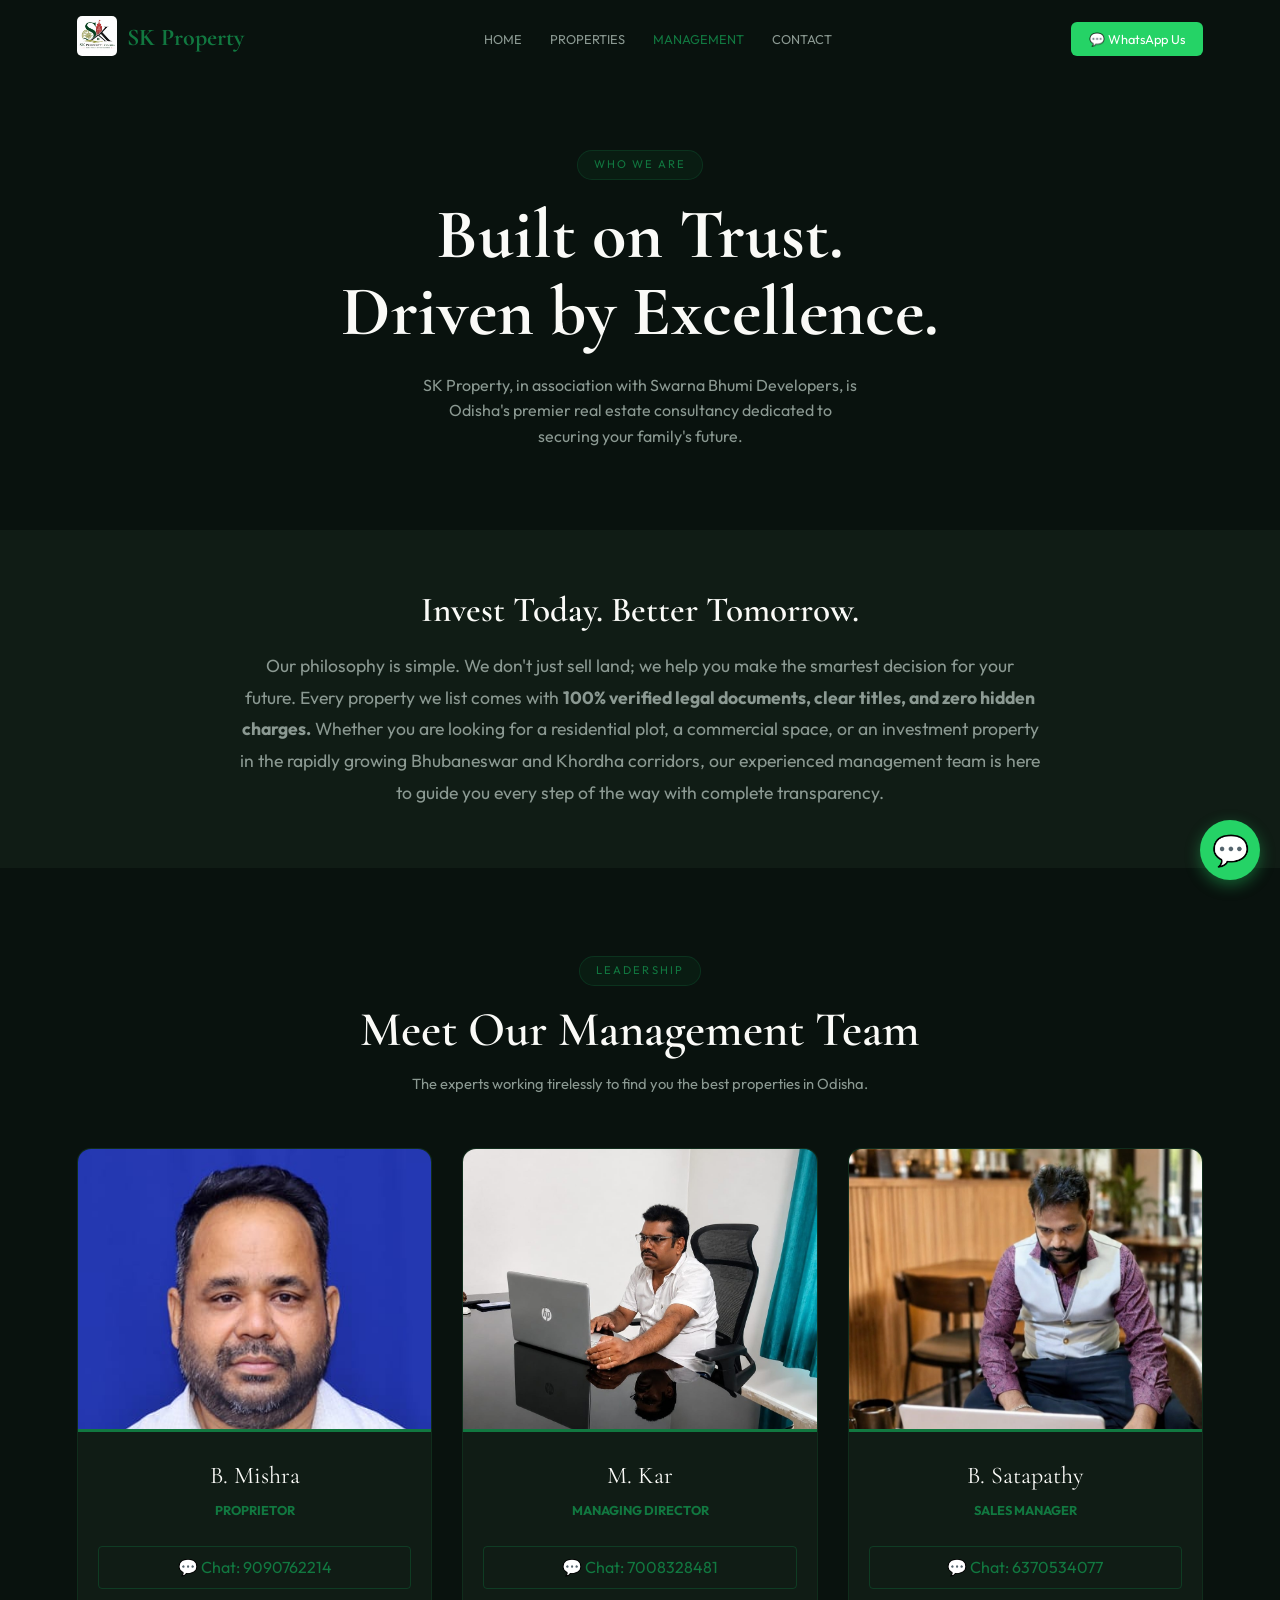
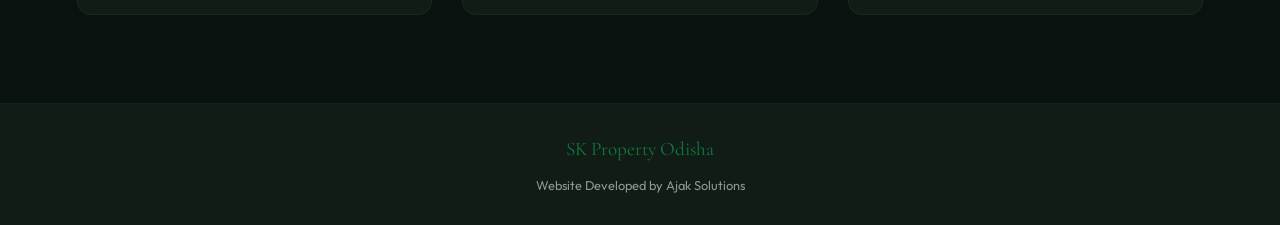
<file: about.html>
<!DOCTYPE html>
<html lang="en">
<head>
    <meta charset="UTF-8" />
    <meta name="viewport" content="width=device-width, initial-scale=1.0" />
    <title>Management — SK Property Odisha</title>
    <link rel="preconnect" href="https://fonts.googleapis.com" />
    <link rel="preconnect" href="https://fonts.gstatic.com" crossorigin />
    <link href="https://fonts.googleapis.com/css2?family=Cormorant+Garamond:wght@400;500;600;700&family=Outfit:wght@300;400;500;600&display=swap" rel="stylesheet" />
    <link rel="stylesheet" href="style.css" />
</head>
<body>

    <nav class="nav" id="nav">
        <div class="nav-brand">
            <img src="images/sklogo.jpeg" alt="SK Property Logo" style="height: 40px; width: auto; border-radius: 5px; margin-bottom: 5px;">
            <span class="nav-brand-main">SK Property</span>
        </div>
        <ul class="nav-links">
            <li><a href="index.html">Home</a></li>
            <li><a href="properties.html">Properties</a></li>
            <li><a href="about.html" style="color: var(--gold);">Management</a></li>
            <li><a href="contact.html">Contact</a></li>
        </ul>
        <div class="nav-right">
            <a class="nav-wa" href="https://wa.me/917008328481?text=Hi!%20I%20visited%20SKpropertyodisha.com%20and%20want%20to%20know%20more." target="_blank">
                💬 WhatsApp Us
            </a>
        </div>
    </nav>

    <section class="hero" style="min-height: 40vh; padding-top: 150px; padding-bottom: 50px; background: linear-gradient(rgba(9, 18, 14, 0.9), rgba(9, 18, 14, 0.95)), url('https://images.unsplash.com/photo-1573164713988-8665fc963095?w=1600&q=80') center/cover;">
        <div class="hero-content">
            <div class="chip">Who We Are</div>
            <h1 class="hero-h1">Built on Trust.<br/>Driven by Excellence.</h1>
            <p class="hero-desc">SK Property, in association with Swarna Bhumi Developers, is Odisha's premier real estate consultancy dedicated to securing your family's future.</p>
        </div>
    </section>

    <section style="padding: 60px 6%; background: var(--dark2); text-align: center;">
        <div style="max-width: 800px; margin: 0 auto;">
            <h2 class="sec-title" style="font-size: 2.2rem; margin-bottom: 20px;">Invest Today. Better Tomorrow.</h2>
            <p style="color: var(--muted); font-size: 1.1rem; line-height: 1.8;">
                Our philosophy is simple. We don't just sell land; we help you make the smartest decision for your future. Every property we list comes with <strong>100% verified legal documents, clear titles, and zero hidden charges.</strong> Whether you are looking for a residential plot, a commercial space, or an investment property in the rapidly growing Bhubaneswar and Khordha corridors, our experienced management team is here to guide you every step of the way with complete transparency.
            </p>
        </div>
    </section>

    <section class="agent" id="team">
        <div class="sec-head sr" style="text-align: center;">
            <div class="chip">Leadership</div>
            <h2 class="sec-title">Meet Our Management Team</h2>
            <p class="sec-sub" style="margin: 0 auto;">The experts working tirelessly to find you the best properties in Odisha.</p>
        </div>
        
        <div class="team-grid">
            <div class="agent-frame sr">
                <img src="images/skdirector.jpeg" alt="B. Mishra" />
                <div class="agent-nameplate">
                    <div class="agent-name">B. Mishra</div>
                    <div class="agent-title">Proprietor</div>
                    <a href="https://wa.me/919090762214?text=Hi%20B.%20Mishra,%20I%20am%20looking%20for%20property%20investment%20options." target="_blank" class="btn-ghost" style="display:block; text-align:center; margin-top:10px; padding: 8px; border-radius: 4px;">💬 Chat: 9090762214</a>
                </div>
            </div>

            <div class="agent-frame sr">
                <img src="images/skpropiter.jpeg" alt="M. Kar" />
                <div class="agent-nameplate">
                    <div class="agent-name">M. Kar</div>
                    <div class="agent-title">Managing Director</div>
                    <a href="https://wa.me/917008328481?text=Hi%20M.%20Kara,%20I%20am%20looking%20for%20property%20investment%20options." target="_blank" class="btn-ghost" style="display:block; text-align:center; margin-top:10px; padding: 8px; border-radius: 4px;">💬 Chat: 7008328481</a>
                </div>
            </div>

            <div class="agent-frame sr">
                <img src="images/sksalesmanager.jpeg" alt="B. Satapathy" />
                <div class="agent-nameplate">
                    <div class="agent-name">B. Satapathy</div>
                    <div class="agent-title">Sales Manager</div>
                    <a href="https://wa.me/916370534077?text=Hi%20B.%20Satapathy,%20I%20want%20to%20book%20a%20site%20visit." target="_blank" class="btn-ghost" style="display:block; text-align:center; margin-top:10px; padding: 8px; border-radius: 4px;">💬 Chat: 6370534077</a>
                </div>
            </div>
        </div>
    </section>

    <footer>
        <div class="footer-brand">SK Property Odisha</div>
        <div class="footer-note">Website Developed by Ajak Solutions</div>
    </footer>

    <a class="fwa" href="https://wa.me/917008328481?text=Hi%20I%20found%20SK%20Property%20Odisha%20and%20want%20to%20know%20more." target="_blank">💬</a>

    <script src="script.js"></script>
</body>
</html>
</file>
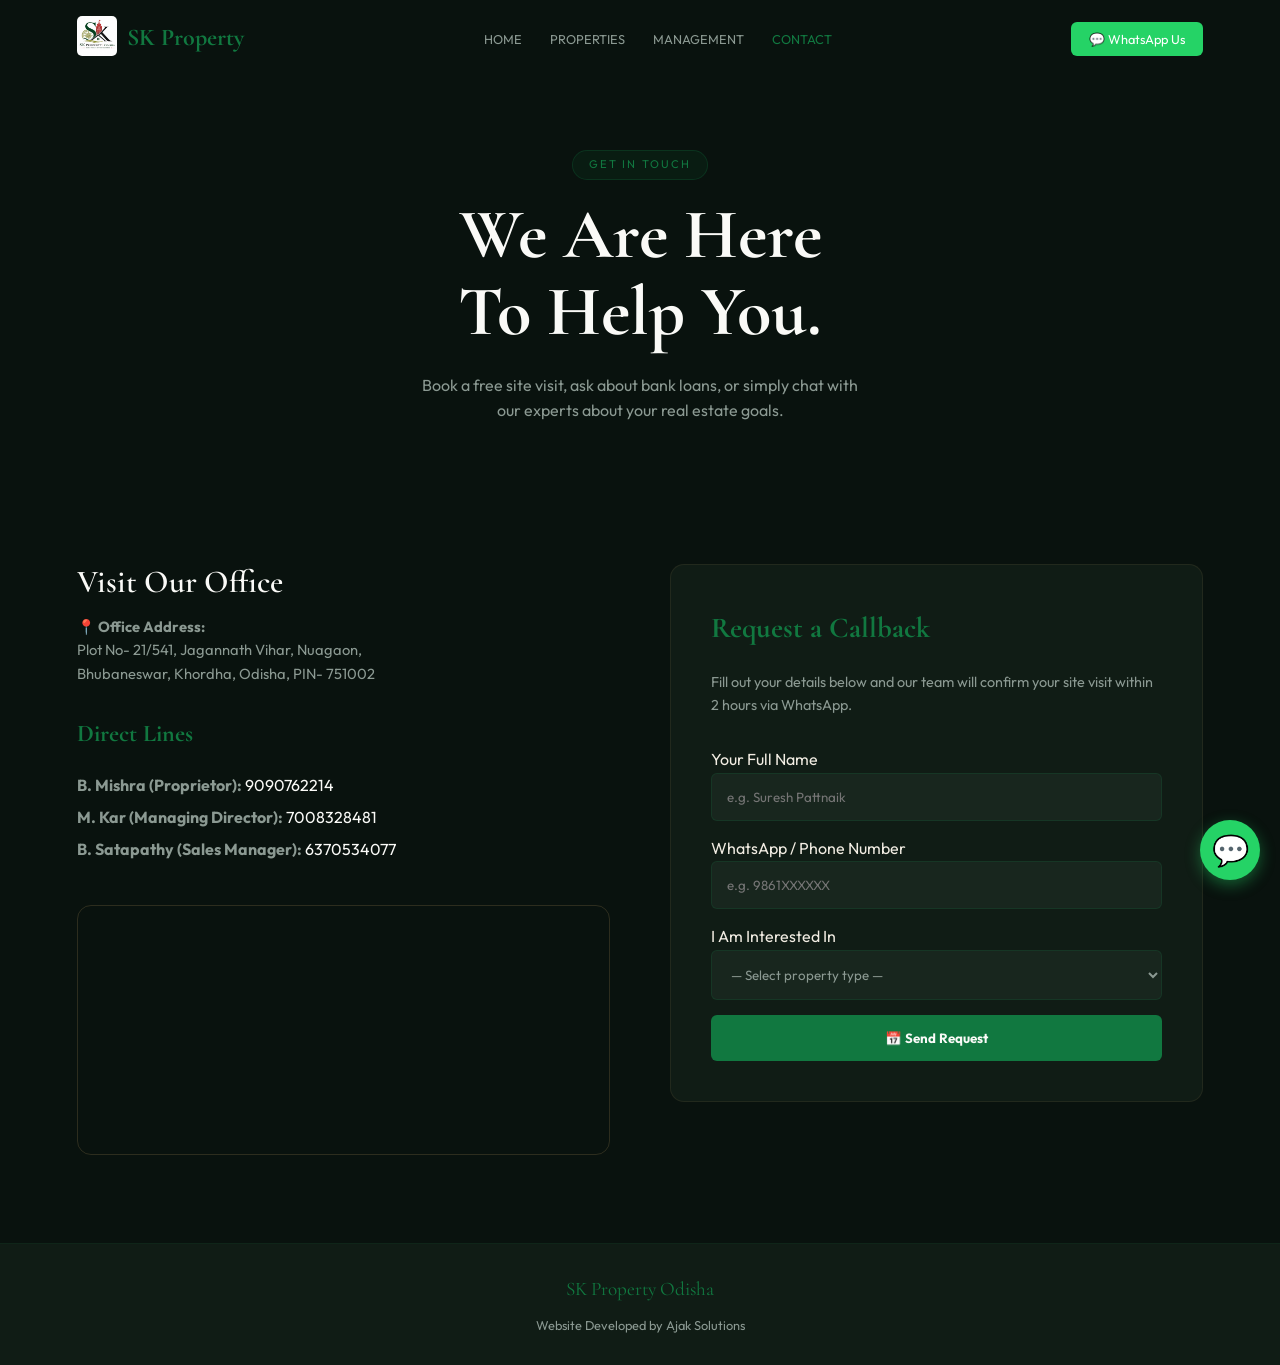
<file: contact.html>
<!DOCTYPE html>
<html lang="en">
<head>
    <meta charset="UTF-8" />
    <meta name="viewport" content="width=device-width, initial-scale=1.0" />
    <title>Contact Us — SK Property Odisha</title>
    <link rel="preconnect" href="https://fonts.googleapis.com" />
    <link rel="preconnect" href="https://fonts.gstatic.com" crossorigin />
    <link href="https://fonts.googleapis.com/css2?family=Cormorant+Garamond:wght@400;500;600;700&family=Outfit:wght@300;400;500;600&display=swap" rel="stylesheet" />
    <link rel="stylesheet" href="style.css" />
</head>
<body>

    <nav class="nav" id="nav">
        <div class="nav-brand">
            <img src="images/sklogo.jpeg" alt="SK Property Logo" style="height: 40px; width: auto; border-radius: 5px; margin-bottom: 5px;">
            <span class="nav-brand-main">SK Property</span>
        </div>
        <ul class="nav-links">
            <li><a href="index.html">Home</a></li>
            <li><a href="properties.html">Properties</a></li>
            <li><a href="about.html">Management</a></li>
            <li><a href="contact.html" style="color: var(--gold);">Contact</a></li>
        </ul>
        <div class="nav-right">
            <a class="nav-wa" href="https://wa.me/917008328481?text=Hi!%20I%20visited%20SKpropertyodisha.com%20and%20want%20to%20know%20more." target="_blank">
                💬 WhatsApp Us
            </a>
        </div>
    </nav>

    <section class="hero" style="min-height: 40vh; padding-top: 150px; padding-bottom: 50px; background: linear-gradient(rgba(9, 18, 14, 0.9), rgba(9, 18, 14, 0.95)), url('https://images.unsplash.com/photo-1596524430615-b46475ddff6e?w=1600&q=80') center/cover;">
        <div class="hero-content">
            <div class="chip">Get in Touch</div>
            <h1 class="hero-h1">We Are Here<br/>To Help You.</h1>
            <p class="hero-desc">Book a free site visit, ask about bank loans, or simply chat with our experts about your real estate goals.</p>
        </div>
    </section>

    <section class="contact" id="contact" style="padding-top: 60px;">
        <div class="contact-inner">
            
            <div>
                <div class="sr">
                    <h2 class="sec-title" style="font-size: 2rem;">Visit Our Office</h2>
                    <p class="sec-sub" style="margin-bottom: 30px;">
                        <strong>📍 Office Address:</strong><br>
                        Plot No- 21/541, Jagannath Vihar, Nuagaon,<br>
                        Bhubaneswar, Khordha, Odisha, PIN- 751002
                    </p>
                    
                    <h3 style="color: var(--gold); margin-bottom: 15px; font-family: var(--ff-display); font-size: 1.5rem;">Direct Lines</h3>
                    <ul style="list-style: none; color: var(--muted); margin-bottom: 40px; line-height: 2;">
                        <li><strong>B. Mishra (Proprietor):</strong> <a href="tel:+919090762214" style="color: var(--white);">9090762214</a></li>
                        <li><strong>M. Kar (Managing Director):</strong> <a href="tel:+917008328481" style="color: var(--white);">7008328481</a></li>
                        <li><strong>B. Satapathy (Sales Manager):</strong> <a href="tel:+916370534077" style="color: var(--white);">6370534077</a></li>
                    </ul>
                </div>

                <div class="sr" style="border-radius: var(--r-lg); overflow: hidden; border: 1px solid rgba(191,155,95,.2); height: 250px;">
                    <iframe 
                        src="https://www.google.com/maps/embed?pb=!1m18!1m12!1m3!1d119743.53374955745!2d85.73805210340578!3d20.29997136005719!2m3!1f0!2f0!3f0!3m2!1i1024!2i768!4f13.1!3m3!1m2!1s0x3a1909d2d5170aa5%3A0xfc580e2b68b33c8!2sBhubaneswar%2C%20Odisha!5e0!3m2!1sen!2sin!4v1700000000000!5m2!1sen!2sin" 
                        width="100%" 
                        height="100%" 
                        style="border:0; filter: grayscale(80%) invert(90%) contrast(1.2);" 
                        allowfullscreen="" 
                        loading="lazy" 
                        referrerpolicy="no-referrer-when-downgrade">
                    </iframe>
                </div>
            </div>

            <div class="sr-r">
                <div style="background: var(--dark2); padding: 40px; border-radius: var(--r-lg); border: 1px solid rgba(191,155,95,.1);">
                    <h3 style="color: var(--gold); font-family: var(--ff-display); font-size: 1.8rem; margin-bottom: 20px;">Request a Callback</h3>
                    <p style="color: var(--muted); margin-bottom: 30px; font-size: 0.9rem;">Fill out your details below and our team will confirm your site visit within 2 hours via WhatsApp.</p>
                    
                    <div class="cform" id="cformWrap">
                        <div class="fg">
                            <label class="fl">Your Full Name</label>
                            <input id="fn" class="fi" type="text" placeholder="e.g. Suresh Pattnaik" />
                        </div>
                        <div class="fg">
                            <label class="fl">WhatsApp / Phone Number</label>
                            <input id="fp" class="fi" type="tel" placeholder="e.g. 9861XXXXXX" />
                        </div>
                        <div class="fg">
                            <label class="fl">I Am Interested In</label>
                            <select id="fi" class="fi" style="color: var(--muted);">
                                <option value="">— Select property type —</option>
                                <option value="Open Plot">Open Plot</option>
                                <option value="2 BHK Flat">2 BHK Flat</option>
                                <option value="3 BHK Flat">3 BHK Flat</option>
                                <option value="Commercial Space">Commercial Space</option>
                                <option value="Just Exploring">Just exploring / Not decided</option>
                            </select>
                        </div>
                        <button class="fsub" onclick="submitForm()">📅 Send Request</button>
                    </div>
                </div>
            </div>

        </div>
    </section>

    <footer>
        <div class="footer-brand">SK Property Odisha</div>
        <div class="footer-note">Website Developed by Ajak Solutions</div>
    </footer>

    <a class="fwa" href="https://wa.me/917008328481?text=Hi%20I%20found%20SK%20Property%20Odisha%20and%20want%20to%20know%20more." target="_blank">💬</a>

    <script src="script.js"></script>
</body>
</html>
</file>
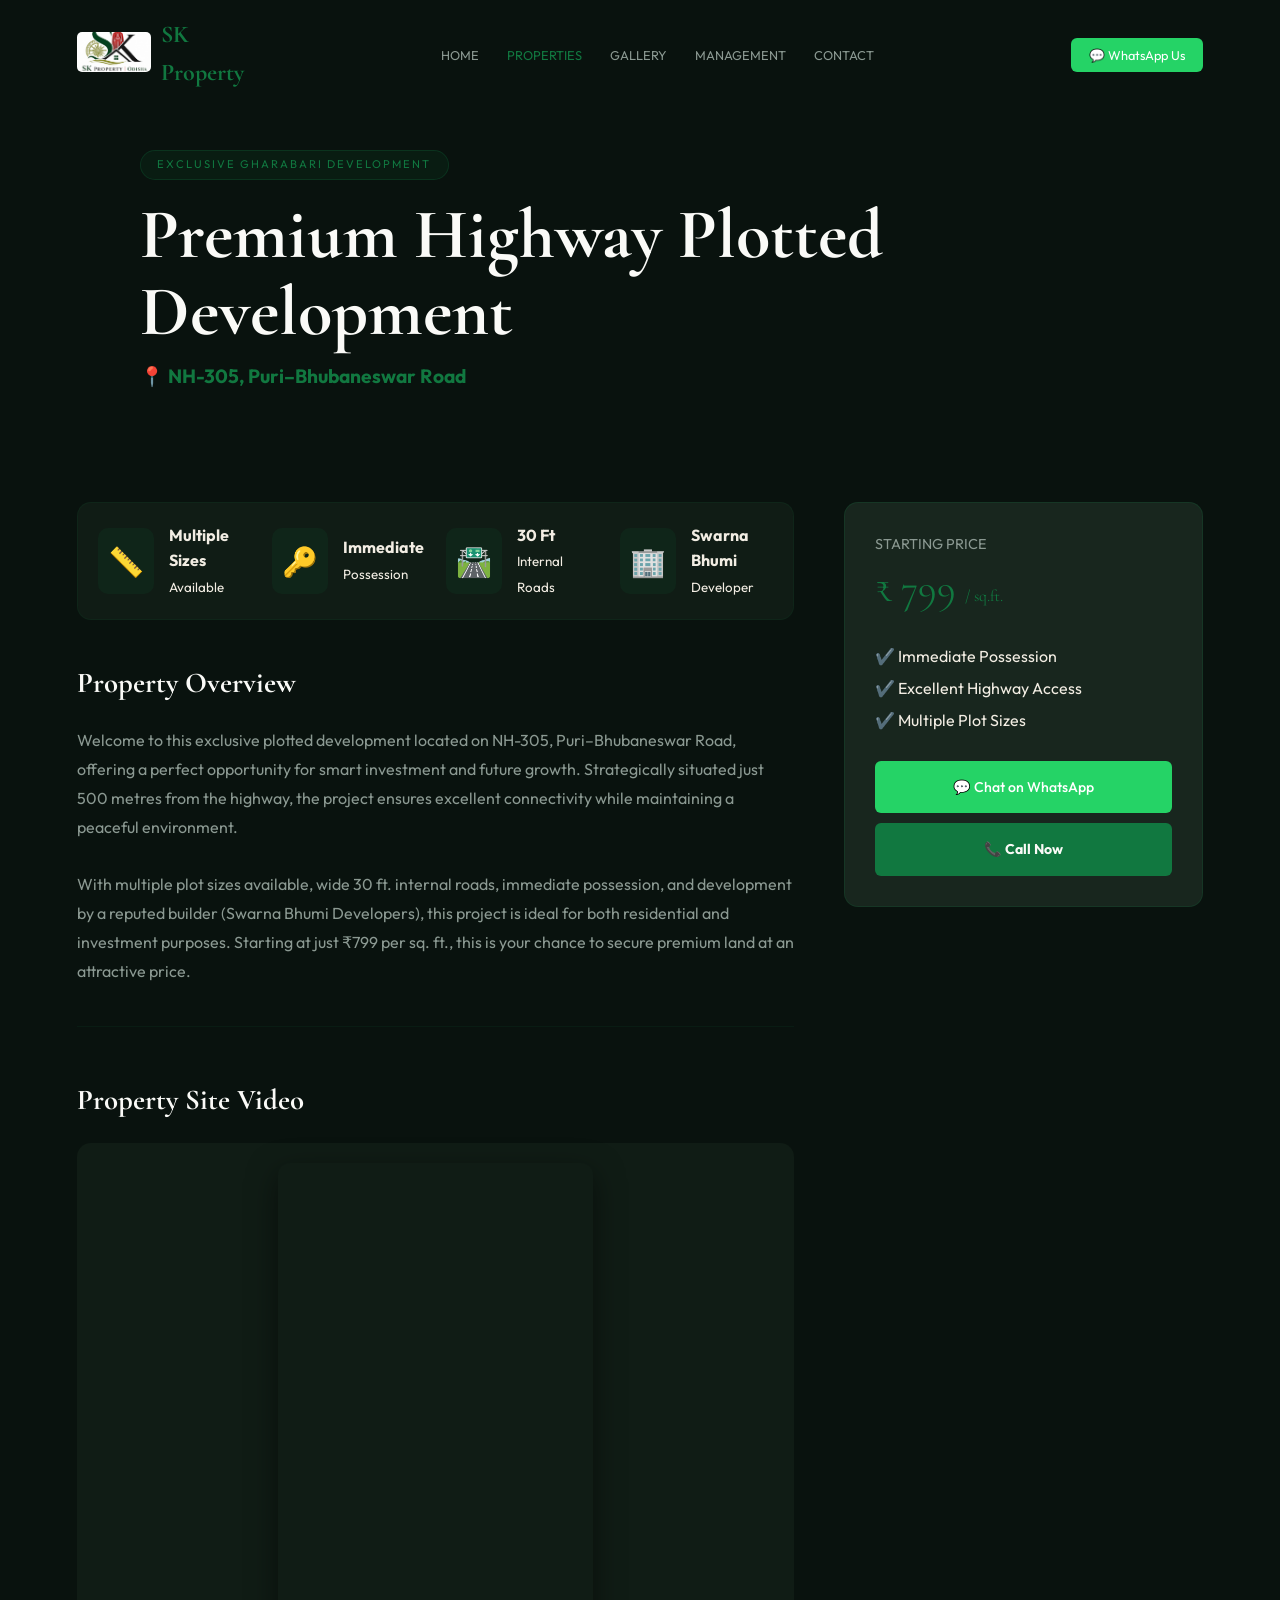
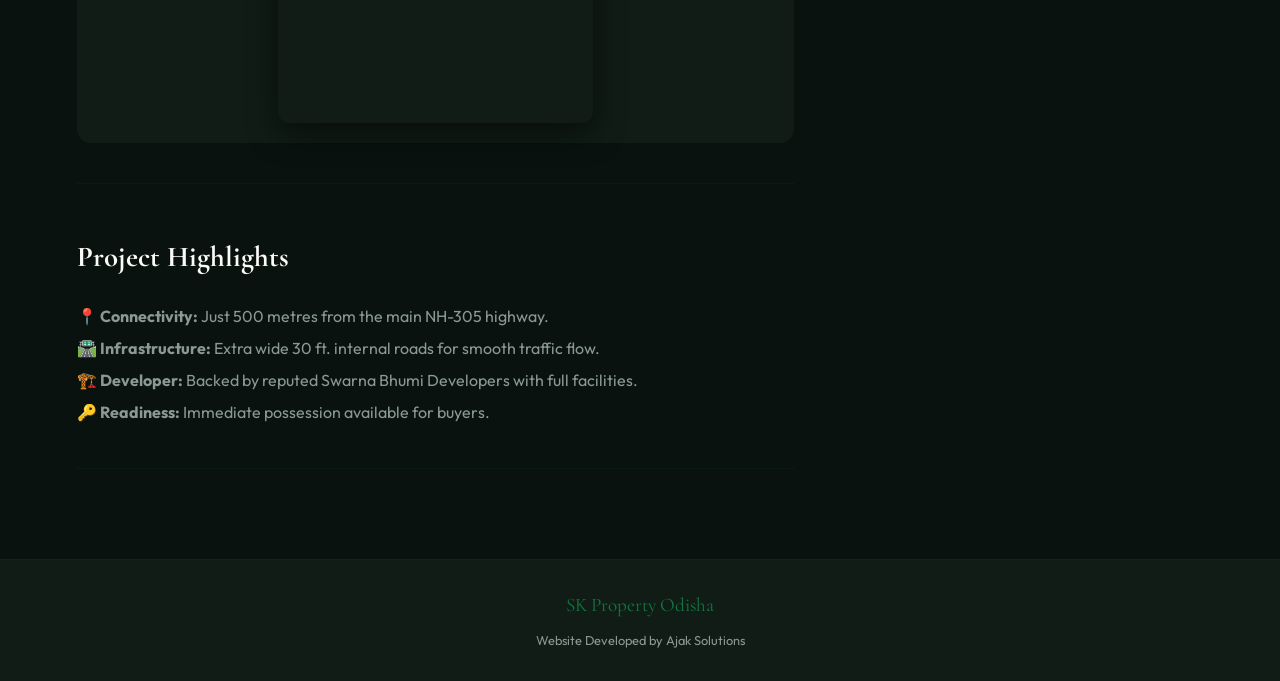
<file: nh305-plot.html>
<!DOCTYPE html>
<html lang="en">
<head>
    <meta charset="UTF-8" />
    <meta name="viewport" content="width=device-width, initial-scale=1.0" />
    <title>NH-305 Plot — SK Property Odisha</title>
    <link href="https://fonts.googleapis.com/css2?family=Cormorant+Garamond:wght@400;500;600;700&family=Outfit:wght@300;400;500;600&display=swap" rel="stylesheet" />
    <link rel="stylesheet" href="style.css" />
</head>
<body>

    <nav class="nav" id="nav">
        <div class="nav-brand">
            <img src="images/sklogo.jpeg" alt="SK Property Logo" style="height: 40px; border-radius: 5px; margin-bottom: 5px;">
            <span class="nav-brand-main">SK Property</span>
        </div>
        <ul class="nav-links">
            <li><a href="index.html">Home</a></li>
            <li><a href="properties.html" style="color: var(--gold);">Properties</a></li>
            <li><a href="gallery.html">Gallery</a></li>
            <li><a href="about.html">Management</a></li>
            <li><a href="contact.html">Contact</a></li>
        </ul>
        <div class="nav-right">
            <a class="nav-wa" href="https://wa.me/917008328481" target="_blank">💬 WhatsApp Us</a>
        </div>
    </nav>

    <section class="hero" style="min-height: 40vh; padding-top: 150px; padding-bottom: 50px; background: linear-gradient(rgba(9, 18, 14, 0.8), rgba(9, 18, 14, 0.95)), url('https://images.unsplash.com/photo-1500382017468-9049fed747ef?w=1600&q=80') center/cover;">
        <div class="hero-content" style="max-width: 1000px; text-align: left; align-items: flex-start;">
            <div class="chip">Exclusive Gharabari Development</div>
            <h1 class="hero-h1" style="text-align: left; margin-bottom: 10px;">Premium Highway Plotted Development</h1>
            <p class="hero-desc" style="text-align: left; margin: 0 0 20px 0; font-size: 1.2rem; color: #117840; font-weight: bold;">📍 NH-305, Puri–Bhubaneswar Road</p>
        </div>
    </section>

    <section style="padding: 40px 6%;">
        <div class="detail-grid">
            
            <div class="detail-main">
                <div class="quick-specs sr">
                    <div class="spec-item"><span class="spec-icon">📏</span><div><strong>Multiple Sizes</strong><br><small>Available</small></div></div>
                    <div class="spec-item"><span class="spec-icon">🔑</span><div><strong>Immediate</strong><br><small>Possession</small></div></div>
                    <div class="spec-item"><span class="spec-icon">🛣️</span><div><strong>30 Ft</strong><br><small>Internal Roads</small></div></div>
                    <div class="spec-item"><span class="spec-icon">🏢</span><div><strong>Swarna Bhumi</strong><br><small>Developer</small></div></div>
                </div>

                <div class="detail-section sr">
                    <h3 class="detail-title">Property Overview</h3>
                    <p style="color: var(--muted); line-height: 1.8;">
                        Welcome to this exclusive plotted development located on NH-305, Puri–Bhubaneswar Road, offering a perfect opportunity for smart investment and future growth. Strategically situated just 500 metres from the highway, the project ensures excellent connectivity while maintaining a peaceful environment.
                        <br><br>
                        With multiple plot sizes available, wide 30 ft. internal roads, immediate possession, and development by a reputed builder (Swarna Bhumi Developers), this project is ideal for both residential and investment purposes. Starting at just ₹799 per sq. ft., this is your chance to secure premium land at an attractive price.
                    </p>
                </div>

                <div class="detail-section sr">
                    <h3 class="detail-title">Property Site Video</h3>
                    <div style="display: flex; justify-content: center; background: var(--dark2); padding: 20px; border-radius: var(--r-lg);">
                        <iframe width="315" height="560" src="https://www.youtube.com/embed/6IPN0eMtBv0" title="Property Video" frameborder="0" allow="accelerometer; autoplay; clipboard-write; encrypted-media; gyroscope; picture-in-picture" style="border-radius: 12px; box-shadow: 0 10px 30px rgba(0,0,0,0.5);" allowfullscreen></iframe>
                    </div>
                </div>

                <div class="detail-section sr">
                    <h3 class="detail-title">Project Highlights</h3>
                    <ul style="list-style: none; color: var(--muted); line-height: 2;">
                        <li><strong>📍 Connectivity:</strong> Just 500 metres from the main NH-305 highway.</li>
                        <li><strong>🛣️ Infrastructure:</strong> Extra wide 30 ft. internal roads for smooth traffic flow.</li>
                        <li><strong>🏗️ Developer:</strong> Backed by reputed Swarna Bhumi Developers with full facilities.</li>
                        <li><strong>🔑 Readiness:</strong> Immediate possession available for buyers.</li>
                    </ul>
                </div>
            </div>

            <div class="detail-sidebar sr-r">
                <div class="sidebar-card">
                    <div style="font-size: 0.9rem; color: var(--muted); text-transform: uppercase;">Starting Price</div>
                    <div style="font-family: var(--ff-display); font-size: 2.5rem; color: var(--gold); margin-bottom: 20px;">₹ 799 <span style="font-size: 1rem;">/ sq.ft.</span></div>
                    
                    <ul style="list-style: none; color: var(--cream); margin-bottom: 25px; line-height: 2;">
                        <li>✔️ Immediate Possession</li>
                        <li>✔️ Excellent Highway Access</li>
                        <li>✔️ Multiple Plot Sizes</li>
                    </ul>

                    <a href="https://wa.me/917008328481?text=Hi%20Bikash,%20interested%20in%20NH-305%20Plot%20(799/sqft).%20Please%20share%20details." target="_blank" class="btn btn-wa" style="width: 100%; justify-content: center; margin-bottom: 10px; padding: 15px;">💬 Chat on WhatsApp</a>
                    <a href="tel:+917008328481" class="btn btn-gold" style="width: 100%; justify-content: center; padding: 15px;">📞 Call Now</a>
                </div>
            </div>

        </div>
    </section>

    <footer>
        <div class="footer-brand">SK Property Odisha</div>
        <div class="footer-note">Website Developed by Ajak Solutions</div>
    </footer>

    <script src="script.js"></script>
</body>
</html>
</file>
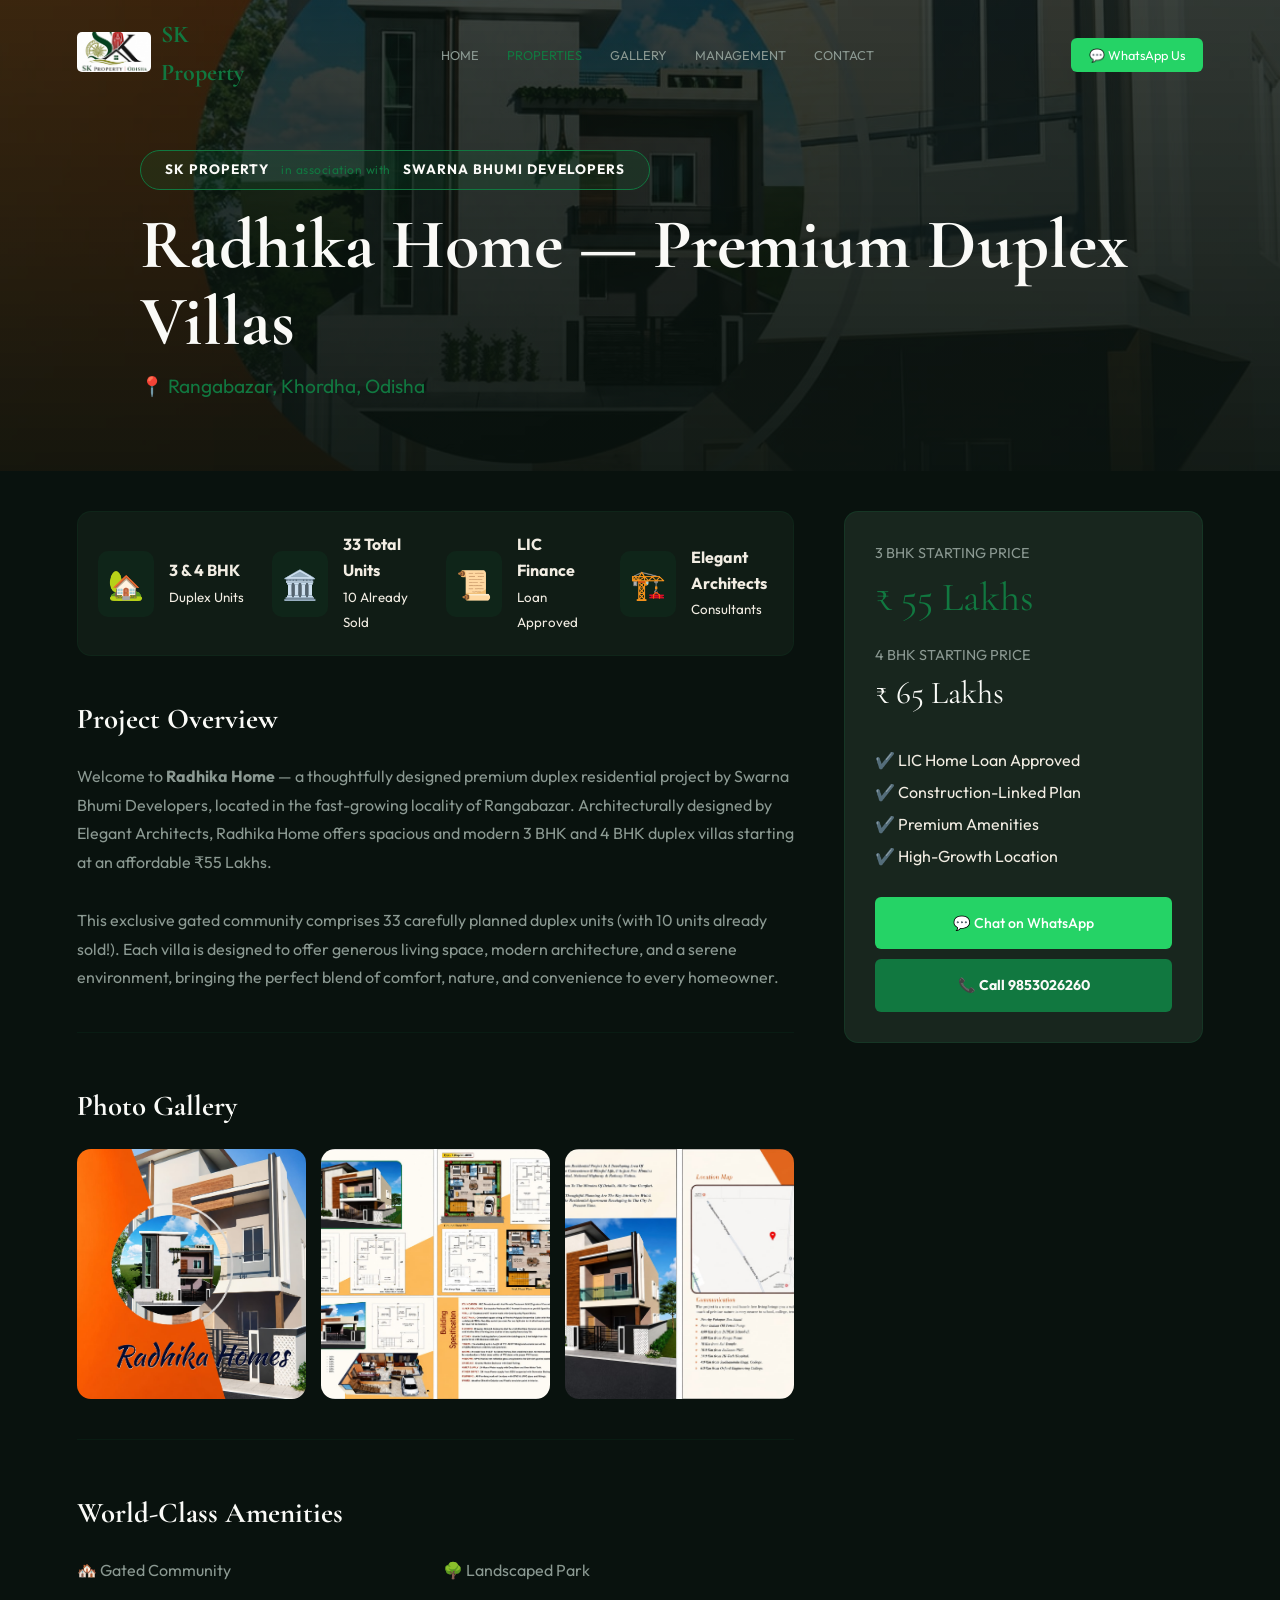
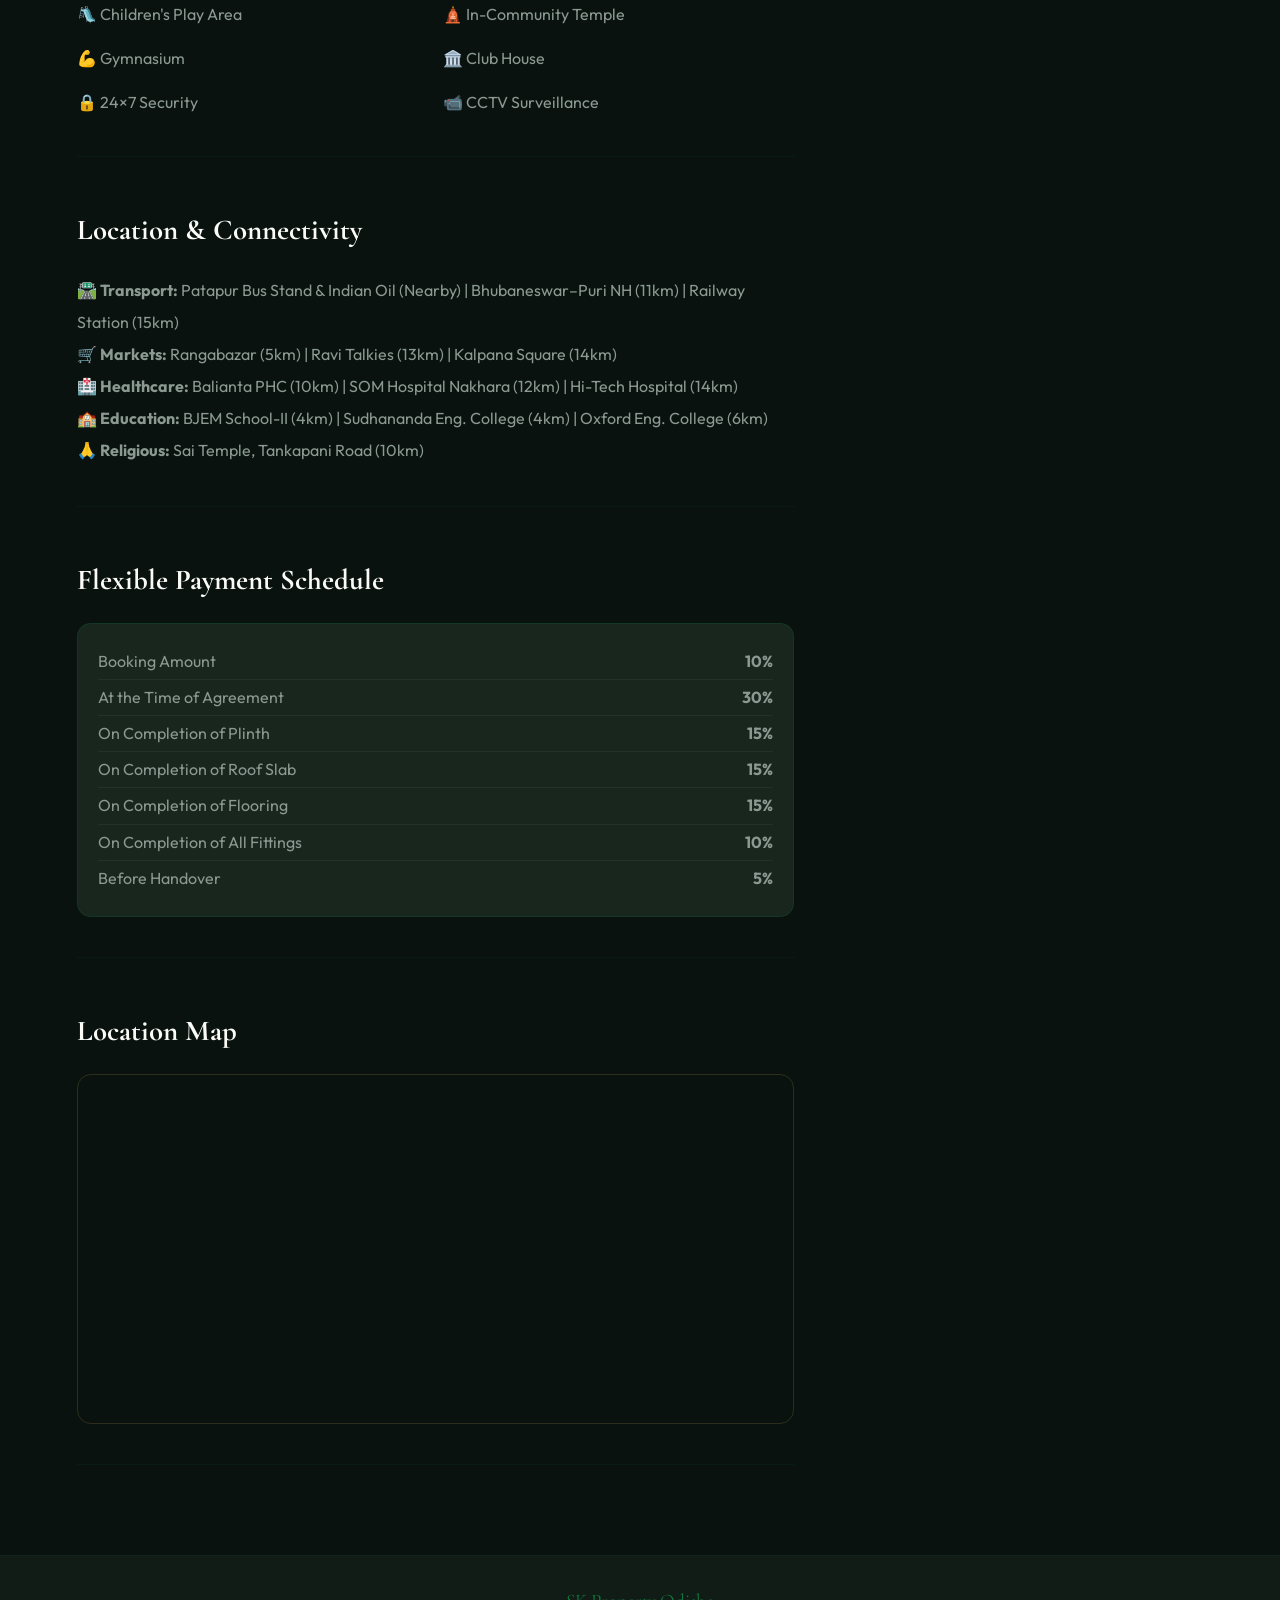
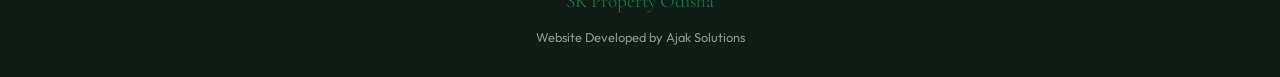
<file: radhika-home.html>
<!DOCTYPE html>
<html lang="en">
<head>
    <meta charset="UTF-8" />
    <meta name="viewport" content="width=device-width, initial-scale=1.0" />
    <title>Radhika Home Premium Duplex — SK Property Odisha</title>
    <link href="https://fonts.googleapis.com/css2?family=Cormorant+Garamond:wght@400;500;600;700&family=Outfit:wght@300;400;500;600&display=swap" rel="stylesheet" />
    <link rel="stylesheet" href="style.css" />
</head>
<body>

    <nav class="nav" id="nav">
        <div class="nav-brand">
            <img src="images/sklogo.jpeg" alt="SK Property Logo" style="height: 40px; border-radius: 5px; margin-bottom: 5px;">
            <span class="nav-brand-main">SK Property</span>
        </div>
        <ul class="nav-links">
            <li><a href="index.html">Home</a></li>
            <li><a href="properties.html" style="color: var(--gold);">Properties</a></li>
            <li><a href="gallery.html">Gallery</a></li>
            <li><a href="about.html">Management</a></li>
            <li><a href="contact.html">Contact</a></li>
        </ul>
        <div class="nav-right">
            <a class="nav-wa" href="https://wa.me/917008328481" target="_blank">💬 WhatsApp Us</a>
        </div>
    </nav>

    <!-- ══ PROPERTY HERO ══ -->
    <section class="hero" style="min-height: 40vh; padding-top: 150px; padding-bottom: 50px; background: linear-gradient(rgba(9, 18, 14, 0.8), rgba(9, 18, 14, 0.95)), url('images/radhikahomes-main.jpeg') center/cover;">
        <div class="hero-content" style="max-width: 1000px; text-align: left; align-items: flex-start;">
            <!-- Premium Partnership Badge -->
            <div class="chip" style="font-size: 0.85rem; padding: 8px 24px; border-color: var(--gold); background: rgba(17, 120, 64, 0.15);">
                <span style="color: var(--white); font-weight: bold; letter-spacing: 1px;">SK PROPERTY</span> 
                <span style="margin: 0 12px; color: var(--gold); font-size: 0.75rem; text-transform: lowercase; letter-spacing: 0.5px;">in association with</span> 
                <span style="color: var(--white); font-weight: bold; letter-spacing: 1px;">SWARNA BHUMI DEVELOPERS</span>
            </div>
            
            <h1 class="hero-h1" style="text-align: left; margin-bottom: 10px;">Radhika Home — Premium Duplex Villas</h1>
            <p class="hero-desc" style="text-align: left; margin: 0 0 20px 0; font-size: 1.2rem; color: var(--gold);">📍 Rangabazar, Khordha, Odisha</p>
        </div>
    </section>

    <section style="padding: 40px 6%;">
        <div class="detail-grid">
            
            <div class="detail-main">
                <div class="quick-specs sr">
                    <div class="spec-item"><span class="spec-icon">🏡</span><div><strong>3 & 4 BHK</strong><br><small>Duplex Units</small></div></div>
                    <div class="spec-item"><span class="spec-icon">🏛️</span><div><strong>33 Total Units</strong><br><small>10 Already Sold</small></div></div>
                    <div class="spec-item"><span class="spec-icon">📜</span><div><strong>LIC Finance</strong><br><small>Loan Approved</small></div></div>
                    <div class="spec-item"><span class="spec-icon">🏗️</span><div><strong>Elegant Architects</strong><br><small>Consultants</small></div></div>
                </div>

                <div class="detail-section sr">
                    <h3 class="detail-title">Project Overview</h3>
                    <p style="color: var(--muted); line-height: 1.8;">
                        Welcome to <strong>Radhika Home</strong> — a thoughtfully designed premium duplex residential project by Swarna Bhumi Developers, located in the fast-growing locality of Rangabazar. Architecturally designed by Elegant Architects, Radhika Home offers spacious and modern 3 BHK and 4 BHK duplex villas starting at an affordable ₹55 Lakhs.
                        <br><br>
                        This exclusive gated community comprises 33 carefully planned duplex units (with 10 units already sold!). Each villa is designed to offer generous living space, modern architecture, and a serene environment, bringing the perfect blend of comfort, nature, and convenience to every homeowner.
                    </p>
                </div>

                <!-- REAL PHOTO GALLERY -->
                <div class="detail-section sr">
                    <h3 class="detail-title">Photo Gallery</h3>
                    <div class="gallery-grid">
                        <img src="images/radhikahomes-main.jpeg" alt="Radhika Home Duplex Photo 1" class="gallery-img">
                        <img src="images/radhikahomes-2.jpeg" alt="Radhika Home Duplex Photo 2" class="gallery-img">
                        <img src="images/radhikahomes-3.jpeg" alt="Radhika Home Duplex Photo 3" class="gallery-img">
                    </div>
                </div>

                <div class="detail-section sr">
                    <h3 class="detail-title">World-Class Amenities</h3>
                    <ul style="display: grid; grid-template-columns: 1fr 1fr; gap: 15px; list-style: none; color: var(--muted); line-height: 1.8;">
                        <li>🏘️ Gated Community</li>
                        <li>🌳 Landscaped Park</li>
                        <li>🛝 Children's Play Area</li>
                        <li>🛕 In-Community Temple</li>
                        <li>💪 Gymnasium</li>
                        <li>🏛️ Club House</li>
                        <li>🔒 24×7 Security</li>
                        <li>📹 CCTV Surveillance</li>
                    </ul>
                </div>

                <div class="detail-section sr">
                    <h3 class="detail-title">Location & Connectivity</h3>
                    <ul style="list-style: none; color: var(--muted); line-height: 2;">
                        <li><strong>🛣️ Transport:</strong> Patapur Bus Stand & Indian Oil (Nearby) | Bhubaneswar–Puri NH (11km) | Railway Station (15km)</li>
                        <li><strong>🛒 Markets:</strong> Rangabazar (5km) | Ravi Talkies (13km) | Kalpana Square (14km)</li>
                        <li><strong>🏥 Healthcare:</strong> Balianta PHC (10km) | SOM Hospital Nakhara (12km) | Hi-Tech Hospital (14km)</li>
                        <li><strong>🏫 Education:</strong> BJEM School-II (4km) | Sudhananda Eng. College (4km) | Oxford Eng. College (6km)</li>
                        <li><strong>🙏 Religious:</strong> Sai Temple, Tankapani Road (10km)</li>
                    </ul>
                </div>
                
                <div class="detail-section sr">
                    <h3 class="detail-title">Flexible Payment Schedule</h3>
                    <div style="background: var(--dark3); border: 1px solid rgba(17,120,64,0.2); border-radius: var(--r-lg); padding: 20px;">
                        <ul style="list-style: none; color: var(--muted); line-height: 2.2;">
                            <li style="display: flex; justify-content: space-between; border-bottom: 1px solid rgba(255,255,255,0.05);"><span>Booking Amount</span> <strong>10%</strong></li>
                            <li style="display: flex; justify-content: space-between; border-bottom: 1px solid rgba(255,255,255,0.05);"><span>At the Time of Agreement</span> <strong>30%</strong></li>
                            <li style="display: flex; justify-content: space-between; border-bottom: 1px solid rgba(255,255,255,0.05);"><span>On Completion of Plinth</span> <strong>15%</strong></li>
                            <li style="display: flex; justify-content: space-between; border-bottom: 1px solid rgba(255,255,255,0.05);"><span>On Completion of Roof Slab</span> <strong>15%</strong></li>
                            <li style="display: flex; justify-content: space-between; border-bottom: 1px solid rgba(255,255,255,0.05);"><span>On Completion of Flooring</span> <strong>15%</strong></li>
                            <li style="display: flex; justify-content: space-between; border-bottom: 1px solid rgba(255,255,255,0.05);"><span>On Completion of All Fittings</span> <strong>10%</strong></li>
                            <li style="display: flex; justify-content: space-between;"><span>Before Handover</span> <strong>5%</strong></li>
                        </ul>
                    </div>
                </div>

                <!-- GOOGLE MAPS LOCATION -->
                <div class="detail-section sr">
                    <h3 class="detail-title">Location Map</h3>
                    <div style="border-radius: var(--r-lg); overflow: hidden; border: 1px solid rgba(191,155,95,.2); height: 350px;">
                        <iframe 
                            src="https://maps.google.com/maps?q=20.2371169,85.9442374&hl=en&z=17&output=embed" 
                            width="100%" 
                            height="100%" 
                            style="border:0; filter: grayscale(80%) invert(90%) contrast(1.2);" 
                            allowfullscreen="" 
                            loading="lazy" 
                            referrerpolicy="no-referrer-when-downgrade">
                        </iframe>
                    </div>
                </div>
            </div>

            <div class="detail-sidebar sr-r">
                <div class="sidebar-card">
                    <div style="font-size: 0.9rem; color: var(--muted); text-transform: uppercase;">3 BHK Starting Price</div>
                    <div style="font-family: var(--ff-display); font-size: 2.5rem; color: var(--gold); margin-bottom: 10px;">₹ 55 Lakhs</div>
                    
                    <div style="font-size: 0.9rem; color: var(--muted); text-transform: uppercase; margin-top: 15px;">4 BHK Starting Price</div>
                    <div style="font-family: var(--ff-display); font-size: 2rem; color: var(--white); margin-bottom: 25px;">₹ 65 Lakhs</div>
                    
                    <ul style="list-style: none; color: var(--cream); margin-bottom: 25px; line-height: 2;">
                        <li>✔️ LIC Home Loan Approved</li>
                        <li>✔️ Construction-Linked Plan</li>
                        <li>✔️ Premium Amenities</li>
                        <li>✔️ High-Growth Location</li>
                    </ul>

                    <a href="https://wa.me/919853026260?text=Hi,%20I%20am%20interested%20in%20Radhika%20Home%20Duplex.%20Please%20share%20more%20details." target="_blank" class="btn btn-wa" style="width: 100%; justify-content: center; margin-bottom: 10px; padding: 15px;">💬 Chat on WhatsApp</a>
                    <a href="tel:+919853026260" class="btn btn-gold" style="width: 100%; justify-content: center; padding: 15px;">📞 Call 9853026260</a>
                </div>
            </div>

        </div>
    </section>

    <footer>
        <div class="footer-brand">SK Property Odisha</div>
        <div class="footer-note">Website Developed by Ajak Solutions</div>
    </footer>

    <script src="script.js"></script>
</body>
</html>
</file>
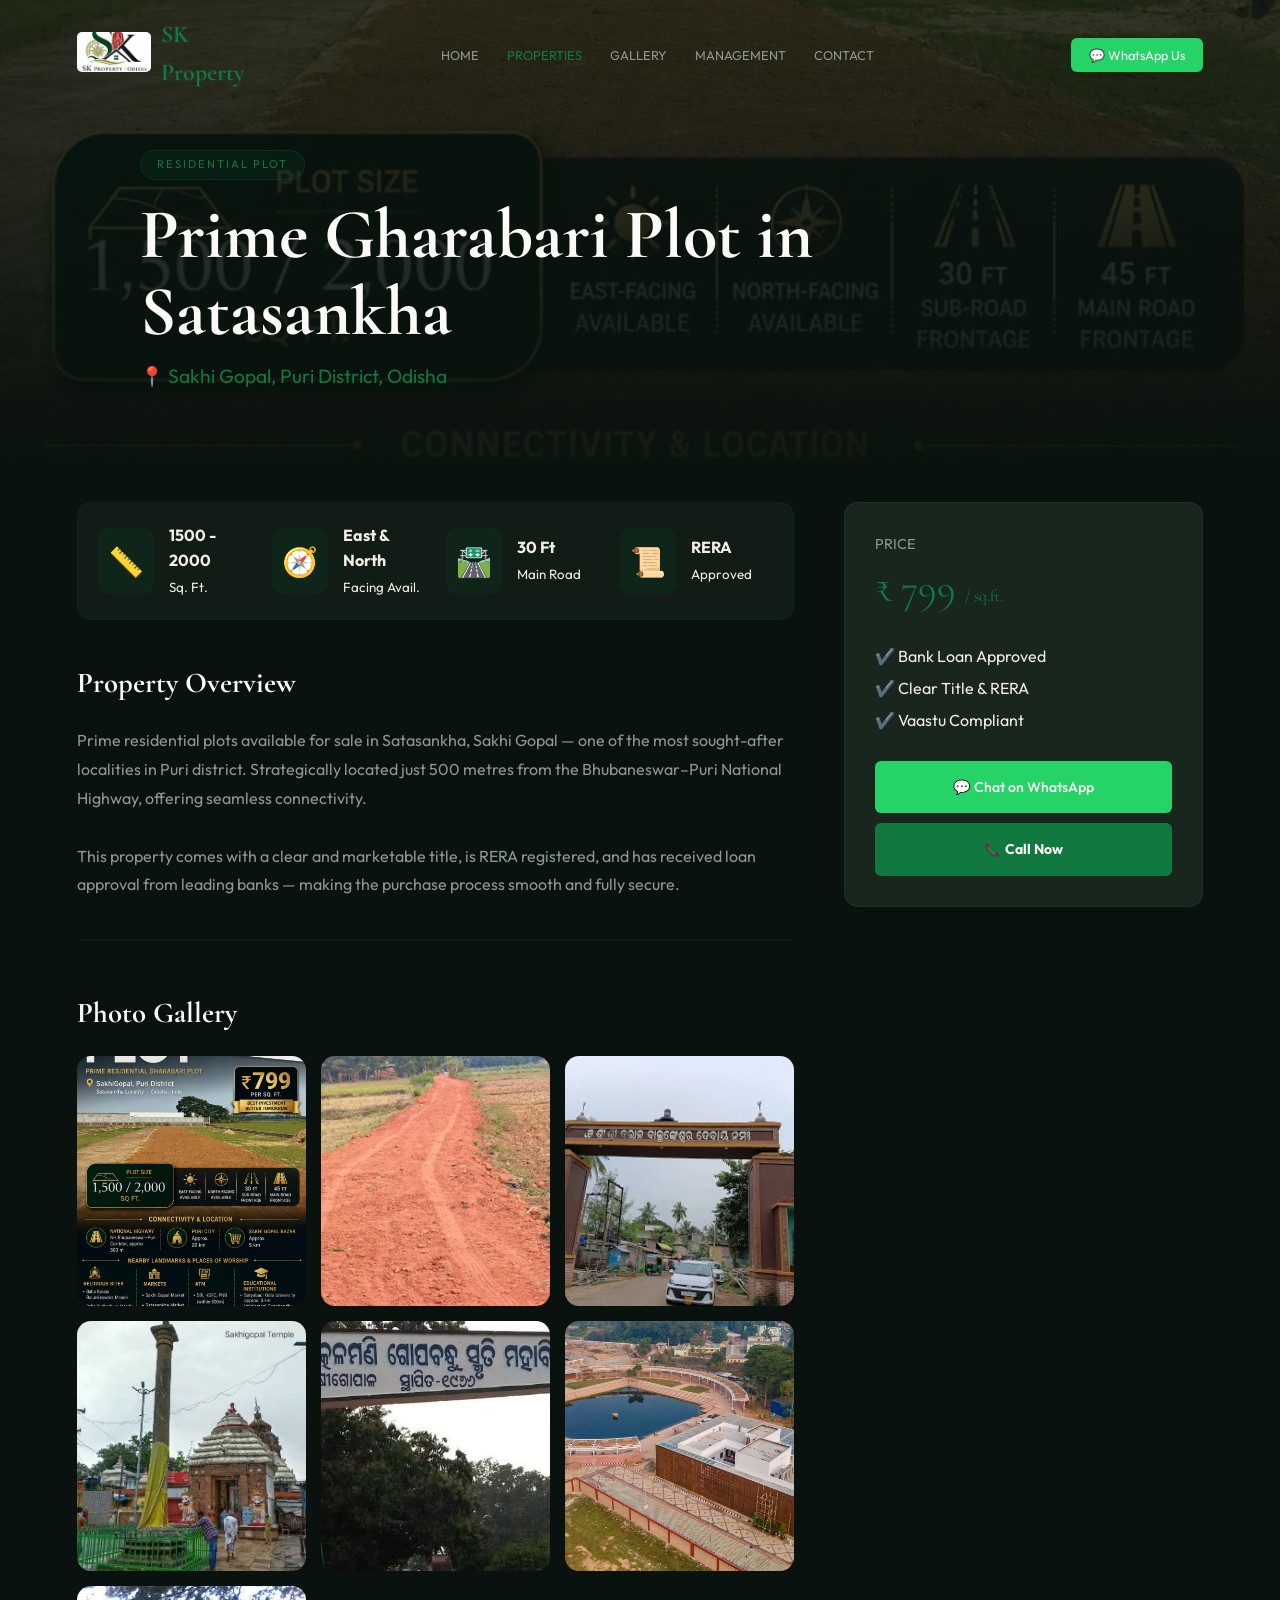
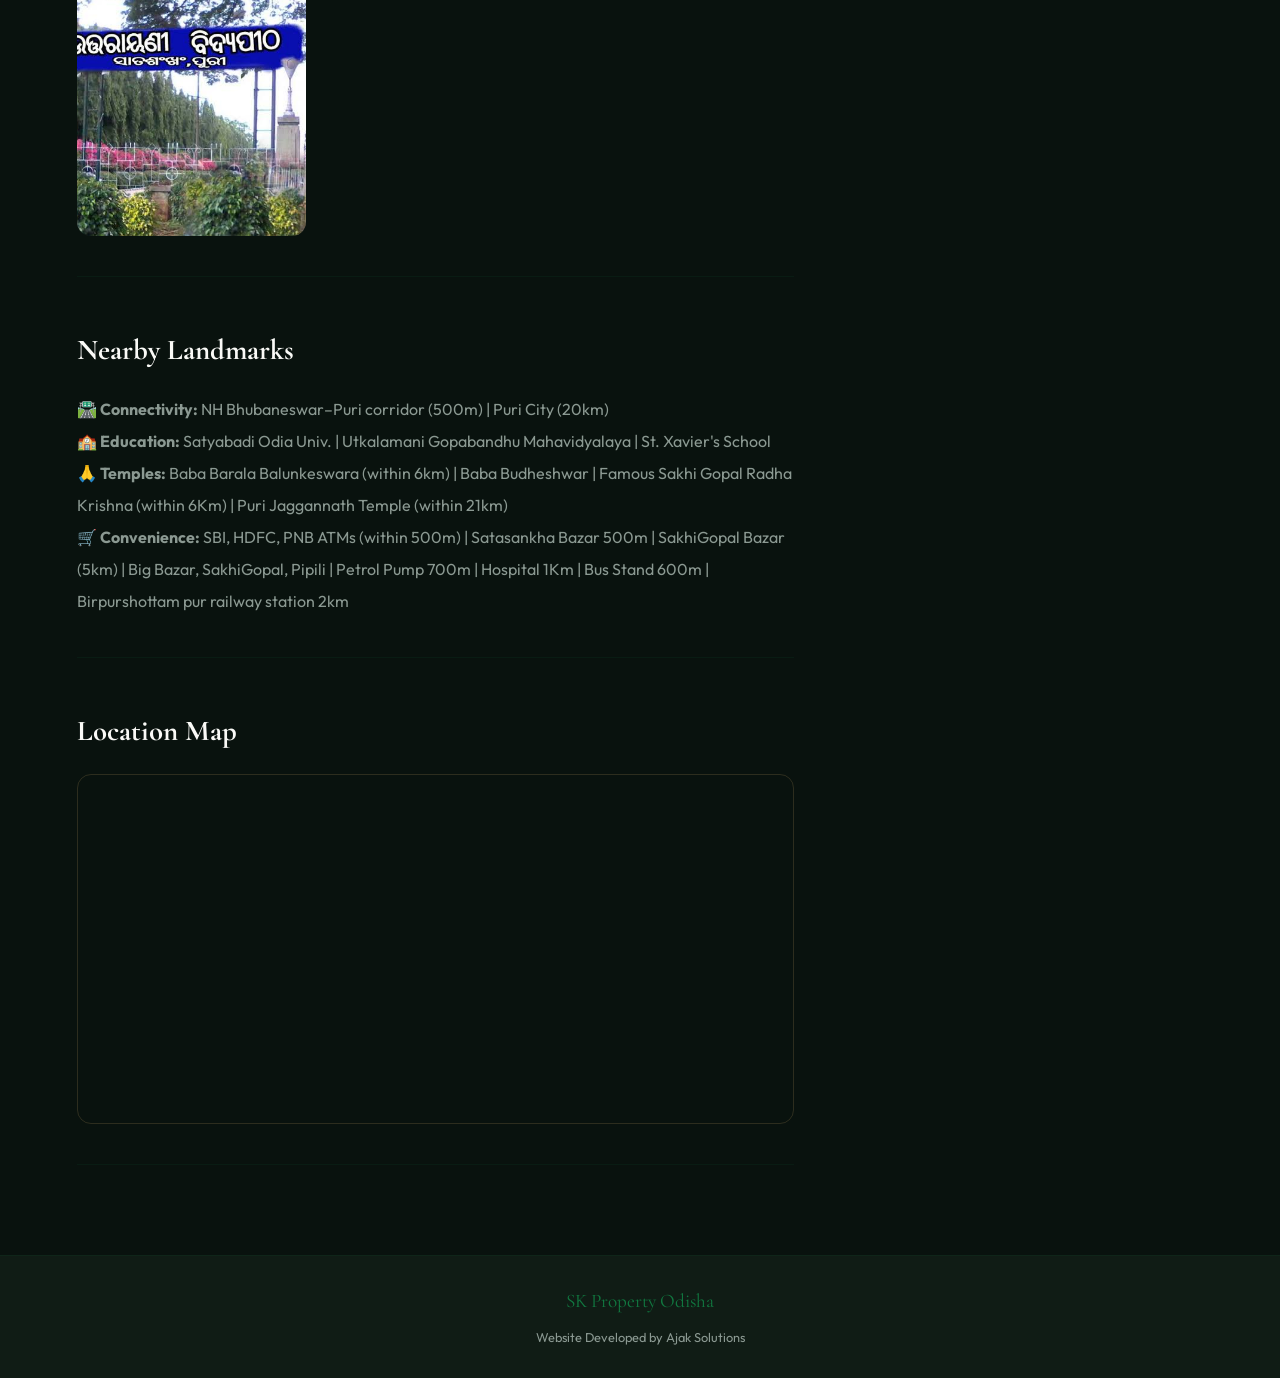
<file: satasankha-plot.html>
<!DOCTYPE html>
<html lang="en">
<head>
    <meta charset="UTF-8" />
    <meta name="viewport" content="width=device-width, initial-scale=1.0" />
    <title>Satasankha Plot — SK Property Odisha</title>
    <link href="https://fonts.googleapis.com/css2?family=Cormorant+Garamond:wght@400;500;600;700&family=Outfit:wght@300;400;500;600&display=swap" rel="stylesheet" />
    <link rel="stylesheet" href="style.css" />
</head>
<body>

    <nav class="nav" id="nav">
        <div class="nav-brand">
            <img src="images/sklogo.jpeg" alt="SK Property Logo" style="height: 40px; border-radius: 5px; margin-bottom: 5px;">
            <span class="nav-brand-main">SK Property</span>
        </div>
        <ul class="nav-links">
            <li><a href="index.html">Home</a></li>
            <li><a href="properties.html" style="color: var(--gold);">Properties</a></li>
            <li><a href="gallery.html">Gallery</a></li>
            <li><a href="about.html">Management</a></li>
            <li><a href="contact.html">Contact</a></li>
        </ul>
        <div class="nav-right">
            <a class="nav-wa" href="https://wa.me/917008328481" target="_blank">💬 WhatsApp Us</a>
        </div>
    </nav>

    <section class="hero" style="min-height: 40vh; padding-top: 150px; padding-bottom: 50px; background: linear-gradient(rgba(9, 18, 14, 0.8), rgba(9, 18, 14, 0.95)), url('images/satasankha-main.jpeg') center/cover;">
        <div class="hero-content" style="max-width: 1000px; text-align: left; align-items: flex-start;">
            <div class="chip">Residential Plot</div>
            <h1 class="hero-h1" style="text-align: left; margin-bottom: 10px;">Prime Gharabari Plot in Satasankha</h1>
            <p class="hero-desc" style="text-align: left; margin: 0 0 20px 0; font-size: 1.2rem; color: var(--gold);">📍 Sakhi Gopal, Puri District, Odisha</p>
        </div>
    </section>

    <section style="padding: 40px 6%;">
        <div class="detail-grid">
            
            <div class="detail-main">
                <div class="quick-specs sr">
                    <div class="spec-item"><span class="spec-icon">📏</span><div><strong>1500 - 2000</strong><br><small>Sq. Ft.</small></div></div>
                    <div class="spec-item"><span class="spec-icon">🧭</span><div><strong>East & North</strong><br><small>Facing Avail.</small></div></div>
                    <div class="spec-item"><span class="spec-icon">🛣️</span><div><strong>30 Ft</strong><br><small>Main Road</small></div></div>
                    <div class="spec-item"><span class="spec-icon">📜</span><div><strong>RERA</strong><br><small>Approved</small></div></div>
                </div>

                <div class="detail-section sr">
                    <h3 class="detail-title">Property Overview</h3>
                    <p style="color: var(--muted); line-height: 1.8;">
                        Prime residential plots available for sale in Satasankha, Sakhi Gopal — one of the most sought-after localities in Puri district. Strategically located just 500 metres from the Bhubaneswar–Puri National Highway, offering seamless connectivity.
                        <br><br>
                        This property comes with a clear and marketable title, is RERA registered, and has received loan approval from leading banks — making the purchase process smooth and fully secure.
                    </p>
                </div>

                <div class="detail-section sr">
                    <h3 class="detail-title">Photo Gallery</h3>
                    <div class="gallery-grid">
                        <img src="images/satasankha-main.jpeg" alt="Satasankha Plot 1" class="gallery-img">
                        <img src="images/satasankha-main-2.jpeg" alt="Satasankha Plot 2" class="gallery-img">
                        <img src="images/satasankha-main-3.jpeg" alt="Satasankha Plot 3" class="gallery-img">
                        <img src="images/satasankha-main-4.jpeg" alt="Satasankha Plot 4" class="gallery-img">
                        <img src="images/satasankha-main-5.jpeg" alt="Satasankha Plot 5" class="gallery-img">
                        <img src="images/satasankha-main-6.jpeg" alt="Satasankha Plot 6" class="gallery-img">
                        <img src="images/satasankha-main-7.jpeg" alt="Satasankha Plot 7" class="gallery-img">
                    </div>
                </div>
                
                <div class="detail-section sr">
                    <h3 class="detail-title">Nearby Landmarks</h3>
                    <ul style="list-style: none; color: var(--muted); line-height: 2;">
                        <li><strong>🛣️ Connectivity:</strong> NH Bhubaneswar–Puri corridor (500m) | Puri City (20km)</li>
                        <li><strong>🏫 Education:</strong> Satyabadi Odia Univ. | Utkalamani Gopabandhu Mahavidyalaya | St. Xavier's School</li>
                        <li><strong>🙏 Temples:</strong> Baba Barala Balunkeswara (within 6km) | Baba Budheshwar | Famous Sakhi Gopal Radha Krishna (within 6Km) | Puri Jaggannath Temple (within 21km) </li>
                        <li><strong>🛒 Convenience:</strong> SBI, HDFC, PNB ATMs (within 500m) | Satasankha Bazar 500m | SakhiGopal Bazar (5km) | Big Bazar, SakhiGopal, Pipili | Petrol Pump 700m | Hospital 1Km | Bus Stand 600m | Birpurshottam pur railway station 2km</li>
                    </ul>
                </div>

                <!-- GOOGLE MAPS LOCATION -->
                <div class="detail-section sr">
                    <h3 class="detail-title">Location Map</h3>
                    <div style="border-radius: var(--r-lg); overflow: hidden; border: 1px solid rgba(191,155,95,.2); height: 350px;">
                        <iframe 
                            src="https://maps.google.com/maps?q=19.9889643,85.8204309&hl=en&z=17&output=embed" 
                            width="100%" 
                            height="100%" 
                            style="border:0; filter: grayscale(80%) invert(90%) contrast(1.2);" 
                            allowfullscreen="" 
                            loading="lazy" 
                            referrerpolicy="no-referrer-when-downgrade">
                        </iframe>
                    </div>
                </div>
            </div>

            <div class="detail-sidebar sr-r">
                <div class="sidebar-card">
                    <div style="font-size: 0.9rem; color: var(--muted); text-transform: uppercase;">Price</div>
                    <div style="font-family: var(--ff-display); font-size: 2.5rem; color: var(--gold); margin-bottom: 20px;">₹ 799 <span style="font-size: 1rem;">/ sq.ft.</span></div>
                    
                    <ul style="list-style: none; color: var(--cream); margin-bottom: 25px; line-height: 2;">
                        <li>✔️ Bank Loan Approved</li>
                        <li>✔️ Clear Title & RERA</li>
                        <li>✔️ Vaastu Compliant</li>
                    </ul>

                    <a href="https://wa.me/917008328481?text=Hi%20Bikash,%20interested%20in%20Satasankha%20Plot%20(799/sqft).%20Please%20share%20details." target="_blank" class="btn btn-wa" style="width: 100%; justify-content: center; margin-bottom: 10px; padding: 15px;">💬 Chat on WhatsApp</a>
                    <a href="tel:+917008328481" class="btn btn-gold" style="width: 100%; justify-content: center; padding: 15px;">📞 Call Now</a>
                </div>
            </div>

        </div>
    </section>

    <footer>
        <div class="footer-brand">SK Property Odisha</div>
        <div class="footer-note">Website Developed by Ajak Solutions</div>
    </footer>

    <script src="script.js"></script>
</body>
</html>
</file>
<file: style.css>
/* =========================================================
   VARIABLES & THEME (Updated to Premium Logo Green)
   ========================================================= */
:root {
    /* Replaced orange/gold with the Deep Forest Green from the SK Logo */
    --gold: #117840; 
    --gold-light: #169b53;
    
    --dark: #09120e; /* Deep rich green/black */
    --dark2: #101c15;
    --dark3: #18261e;
    --cream: #F2EDE3;
    --muted: #8b9992;
    --white: #FAFAF7;
    --green-wa: #25D366;
    --ff-display: 'Cormorant Garamond', Georgia, serif;
    --ff-body: 'Outfit', sans-serif;
    --r: 6px;
    --r-lg: 14px;
    --t: 0.28s cubic-bezier(0.4,0,0.2,1);
}

*, *::before, *::after { box-sizing: border-box; margin: 0; padding: 0; }
html { scroll-behavior: smooth; }
body {
    font-family: var(--ff-body);
    background: var(--dark);
    color: var(--cream);
    overflow-x: hidden;
    line-height: 1.6;
}
img { display: block; width: 100%; object-fit: cover; }
a { text-decoration: none; color: inherit; }
button { font-family: var(--ff-body); }

/* BUTTONS */
.btn {
    display: inline-flex; align-items: center; gap: 9px; padding: 13px 26px;
    border-radius: var(--r); font-size: .88rem; font-weight: 500;
    cursor: pointer; transition: transform var(--t); border: none;
}
/* Changed text color to white for contrast against the new green */
.btn-gold { background: var(--gold); color: var(--white); font-weight: bold; }
.btn-gold:hover { background: var(--gold-light); transform: translateY(-2px); }
.btn-wa { background: var(--green-wa); color: #fff; }
.btn-wa:hover { filter: brightness(1.1); transform: translateY(-2px); }
.btn-ghost { background: transparent; border: 1px solid rgba(17, 120, 64, .35); color: var(--gold); }
.btn-ghost:hover { background: rgba(17, 120, 64, .12); }

/* SCROLL REVEAL ANIMATIONS */
.sr { opacity: 0; transform: translateY(28px); transition: opacity .65s ease, transform .65s ease; }
.sr.vis { opacity: 1; transform: none; }
.sr-r { opacity: 0; transform: translateX(28px); transition: opacity .65s ease, transform .65s ease; }
.sr-r.vis { opacity: 1; transform: none; }

/* SECTIONS & TYPOGRAPHY */
.chip {
    display: inline-flex; align-items: center; padding: 5px 16px; border-radius: 100px;
    background: rgba(17, 120, 64, .1); border: 1px solid rgba(17, 120, 64, .25);
    font-size: .7rem; letter-spacing: .18em; text-transform: uppercase; color: var(--gold);
    margin-bottom: 16px;
}
h2.sec-title {
    font-family: var(--ff-display); font-size: clamp(2rem, 3.8vw, 3.2rem);
    font-weight: 600; line-height: 1.15; color: var(--white); margin-bottom: 14px;
}
.sec-sub { font-size: .92rem; color: var(--muted); max-width: 500px; }
.sec-head { margin-bottom: 52px; }
section { padding: 88px 6%; }

/* NAVBAR */
.nav {
    position: fixed; inset: 0 0 auto 0; z-index: 200; padding: 16px 6%;
    display: flex; align-items: center; justify-content: space-between;
    transition: background var(--t);
}
.nav.stuck { background: rgba(9, 18, 14, 0.95); backdrop-filter: blur(10px); border-bottom: 1px solid rgba(17, 120, 64, .12); }
.nav-brand { display: flex; align-items: center; gap: 10px; }
.nav-brand-main { font-family: var(--ff-display); font-size: 1.5rem; color: var(--gold); font-weight: bold; }
.nav-links { display: flex; gap: 28px; list-style: none; }
.nav-links a { font-size: .8rem; text-transform: uppercase; color: var(--muted); transition: color var(--t); }
.nav-links a:hover { color: var(--gold); }
.nav-wa { background: var(--green-wa); color: #fff; padding: 9px 18px; border-radius: var(--r); font-size: .8rem; }

/* HERO */
.hero { min-height: 100svh; display: grid; grid-template-columns: 1fr 1fr; align-items: center; padding: 0 6%; gap: 48px; }
.hero-bg { position: absolute; inset: 0; background: radial-gradient(ellipse 80% 80% at 20% 60%, #101c15 0%, #09120e 60%); z-index:-1;}
.hero-h1 { font-family: var(--ff-display); font-size: clamp(2.6rem, 5.5vw, 4.4rem); color: var(--white); line-height: 1.1; margin-bottom: 22px; }
.hero-h1 em { color: var(--gold); font-style: normal; }
.hero-desc { color: var(--muted); margin-bottom: 38px; max-width: 440px; }
.hero-actions { display: flex; gap: 12px; margin-bottom: 40px; }
.ht-item { font-size: .8rem; color: var(--muted); margin-bottom: 10px; }

/* STATS */
.stats-bar { background: var(--dark2); padding: 44px 6%; border-top: 1px solid rgba(17, 120, 64, .1); }
.stats-inner { display: grid; grid-template-columns: repeat(4, 1fr); max-width: 960px; margin: 0 auto; text-align: center; }
.stat-num { font-family: var(--ff-display); font-size: 2.5rem; color: var(--gold); font-weight: bold; }
.stat-label { font-size: .7rem; text-transform: uppercase; color: var(--muted); }

/* PROPERTIES TABS & CARDS */
.tabs { display: flex; gap: 10px; margin-bottom: 40px; }
.tab { padding: 11px 28px; background: transparent; border: 1px solid rgba(17, 120, 64, .2); border-radius: var(--r); color: var(--muted); cursor: pointer; }
.tab.on { background: var(--gold); color: var(--white); font-weight: bold; }
.tc { display: none; } .tc.on { display: block; }

.prop-grid { display: grid; grid-template-columns: repeat(auto-fill, minmax(300px, 1fr)); gap: 22px; }

/* 1. Flexbox applied to the Card */
.pcard { 
    background: var(--dark2); 
    border-radius: var(--r-lg); 
    overflow: hidden; 
    border: 1px solid rgba(17, 120, 64, .1); 
    transition: transform var(--t); 
    display: flex; 
    flex-direction: column; 
}
.pcard:hover { transform: translateY(-5px); border-color: var(--gold); }

/* 2. Lock the Image Height so tall posters don't stretch */
.pcard-img { height: 250px; width: 100%; position: relative; }
.pcard-img img { width: 100%; height: 100%; object-fit: cover; object-position: top center; }

.pcard-badge { position: absolute; top: 10px; left: 10px; background: var(--gold); color: var(--white); padding: 4px 10px; border-radius: 20px; font-size: .7rem; font-weight: bold; }

/* 3. Flex-grow forces the body to stretch, pushing the button down */
.pcard-body { 
    padding: 22px; 
    display: flex; 
    flex-direction: column; 
    flex-grow: 1; 
}

.pcard-name { font-family: var(--ff-display); font-size: 1.3rem; color: var(--white); }
.pcard-price { font-family: var(--ff-display); font-size: 1.6rem; color: var(--white); font-weight: bold; margin: 10px 0; }
.pcard-note { font-size: 0.9rem; color: var(--muted); }

/* 4. Margin-top: auto is the magic trick that glues the button to the bottom! */
.pcard-wa { 
    display: block; 
    text-align: center; 
    background: var(--gold); 
    color: white; 
    padding: 12px; 
    border-radius: var(--r); 
    margin-top: auto; 
    font-weight: bold;
    transition: filter var(--t);
}
.pcard-wa:hover { filter: brightness(1.1); color: white; }

/* MANAGEMENT TEAM GRID */
.team-grid { 
    display: grid; 
    grid-template-columns: repeat(auto-fit, minmax(260px, 1fr)); 
    gap: 30px; 
    margin-top: 40px; 
}

.agent-frame { 
    border-radius: var(--r-lg); 
    overflow: hidden; 
    border: 1px solid rgba(17, 120, 64, .18); 
    background: var(--dark2);
    display: flex;
    flex-direction: column;
    transition: transform var(--t), box-shadow var(--t), border-color var(--t);
}

.agent-frame:hover {
    transform: translateY(-5px);
    box-shadow: 0 10px 30px rgba(0, 0, 0, 0.4);
    border-color: var(--gold);
}

.agent-frame img { 
    height: 280px; /* Reduced from 400px so it's not overly big */
    width: 100%;
    object-fit: cover; 
    object-position: top center; /* Keeps the focus on the face */
}

.agent-nameplate { 
    padding: 25px 20px; 
    text-align: center; 
    border-top: 3px solid var(--gold); /* Adds a premium green accent line under the photo */
    display: flex;
    flex-direction: column;
    flex-grow: 1; /* Ensures the buttons align at the bottom even if names are long */
}

.agent-name { 
    font-family: var(--ff-display); 
    font-size: 1.5rem; 
    color: var(--white); 
    margin-bottom: 5px;
}

.agent-title { 
    font-size: .8rem; 
    color: var(--gold); 
    text-transform: uppercase; 
    font-weight: bold; 
    margin-bottom: 15px; /* Adds breathing room before the button */
}

/* CONTACT FORM */
.contact-inner { display: grid; grid-template-columns: 1fr 1fr; gap: 60px; }
.fi { width: 100%; background: var(--dark3); border: 1px solid rgba(17, 120, 64, .2); padding: 15px; color: white; border-radius: var(--r); margin-bottom: 15px; font-family: inherit; }
.fsub { width: 100%; background: var(--gold); color: var(--white); padding: 15px; border: none; border-radius: var(--r); font-weight: bold; cursor: pointer; }

/* FOOTER & FLOATING WA */
footer { background: var(--dark2); padding: 30px 6%; text-align: center; border-top: 1px solid rgba(17, 120, 64, .1); }
.footer-brand { color: var(--gold); font-family: var(--ff-display); font-size: 1.2rem; }
.footer-note { font-size: .8rem; color: var(--muted); margin-top: 10px; }
.fwa { position: fixed; bottom: 20px; right: 20px; background: var(--green-wa); width: 60px; height: 60px; border-radius: 50%; display: flex; align-items: center; justify-content: center; font-size: 30px; box-shadow: 0 5px 15px rgba(37,211,102,.4); z-index: 1000; text-decoration: none; }

/* RESPONSIVE */
@media(max-width: 960px) {
    .nav-links, .nav-wa { display: none; }
    .hero { grid-template-columns: 1fr; padding-top: 100px; }
    .hero-right { display: none; }
    .stats-inner { grid-template-columns: 1fr 1fr; gap: 20px; }
    .contact-inner { grid-template-columns: 1fr; }
}

/* =========================================================
   NEW BUYER-CENTRIC HERO & SEARCH BAR
   ========================================================= */
.hero { display: flex; justify-content: center; text-align: center; padding-top: 120px; }
.hero-content { max-width: 800px; width: 100%; z-index: 2; display: flex; flex-direction: column; align-items: center; }
.hero-h1 { text-align: center; }
.hero-desc { text-align: center; margin: 0 auto 30px auto; }

.search-bar {
    display: flex;
    gap: 10px;
    background: rgba(255, 255, 255, 0.05);
    padding: 15px;
    border-radius: 10px;
    backdrop-filter: blur(10px);
    border: 1px solid rgba(17, 120, 64, .2);
    width: 100%;
    flex-wrap: wrap;
    justify-content: center;
}

.search-input { width: auto; margin-bottom: 0; min-width: 200px; background: var(--dark2); border-color: transparent; }
.search-btn { padding: 15px 30px; }

@media(max-width: 768px) {
    .search-bar { flex-direction: column; }
    .search-input, .search-btn { width: 100%; }
}

/* =========================================================
   PROPERTY DETAIL PAGE SPECIFICS
   ========================================================= */
.detail-grid {
    display: grid;
    grid-template-columns: 2fr 1fr;
    gap: 50px;
    align-items: start; /* Critical for sticky sidebar to work */
}

.detail-section {
    margin-bottom: 50px;
    padding-bottom: 40px;
    border-bottom: 1px solid rgba(17, 120, 64, .1);
}

.detail-title {
    font-family: var(--ff-display);
    font-size: 1.8rem;
    color: var(--white);
    margin-bottom: 20px;
}

/* Quick Specs Row */
.quick-specs {
    display: flex;
    gap: 20px;
    background: var(--dark2);
    padding: 20px;
    border-radius: var(--r-lg);
    border: 1px solid rgba(17, 120, 64, .1);
    margin-bottom: 40px;
    flex-wrap: wrap;
}

.spec-item {
    display: flex;
    align-items: center;
    gap: 15px;
    flex: 1;
    min-width: 120px;
}

.spec-icon {
    font-size: 1.8rem;
    background: rgba(17, 120, 64, .1);
    padding: 10px;
    border-radius: 10px;
}

/* Photo Gallery Grid */
.gallery-grid {
    display: grid;
    grid-template-columns: repeat(auto-fit, minmax(220px, 1fr));
    gap: 15px;
}

.full-page-gallery {
    grid-template-columns: repeat(auto-fit, minmax(300px, 1fr));
    gap: 25px;
}

.gallery-img {
    height: 250px;
    width: 100%;
    border-radius: var(--r-lg);
    cursor: pointer;
    transition: transform var(--t), box-shadow var(--t);
    object-fit: cover;
}

.gallery-img:hover {
    transform: scale(1.03);
    box-shadow: 0 10px 25px rgba(0,0,0,0.5);
}

/* Sticky Sidebar */
.sidebar-card {
    background: var(--dark3);
    padding: 30px;
    border-radius: var(--r-lg);
    border: 1px solid rgba(17, 120, 64, .2);
    position: sticky;
    top: 100px; /* Sticks 100px from the top of the screen when scrolling */
}

/* Detail Page Responsive */
@media(max-width: 960px) {
    .detail-grid {
        grid-template-columns: 1fr;
    }
    .sidebar-card {
        position: static; /* Removes sticky behavior on mobile */
    }
}

/* =========================================================
   WHY CHOOSE US SECTION (Homepage)
   ========================================================= */
.why-grid {
    display: grid;
    grid-template-columns: repeat(auto-fit, minmax(240px, 1fr));
    gap: 20px;
    margin-top: 40px;
}

.wcard {
    background: var(--dark3);
    padding: 38px 28px;
    border: 1px solid rgba(17, 120, 64, .07);
    border-radius: var(--r-lg);
    transition: border-color var(--t), transform var(--t);
}

.wcard:hover {
    border-color: var(--gold);
    transform: translateY(-5px);
}

.wcard-icon {
    font-size: 2rem;
    width: 60px;
    height: 60px;
    background: rgba(17, 120, 64, .1);
    border-radius: 12px;
    display: flex;
    align-items: center;
    justify-content: center;
    margin-bottom: 20px;
}

.wcard-title {
    font-family: var(--ff-display);
    font-size: 1.3rem;
    color: var(--white);
    margin-bottom: 10px;
}

.wcard-desc {
    font-size: .9rem;
    color: var(--muted);
    line-height: 1.7;
}
</file>
